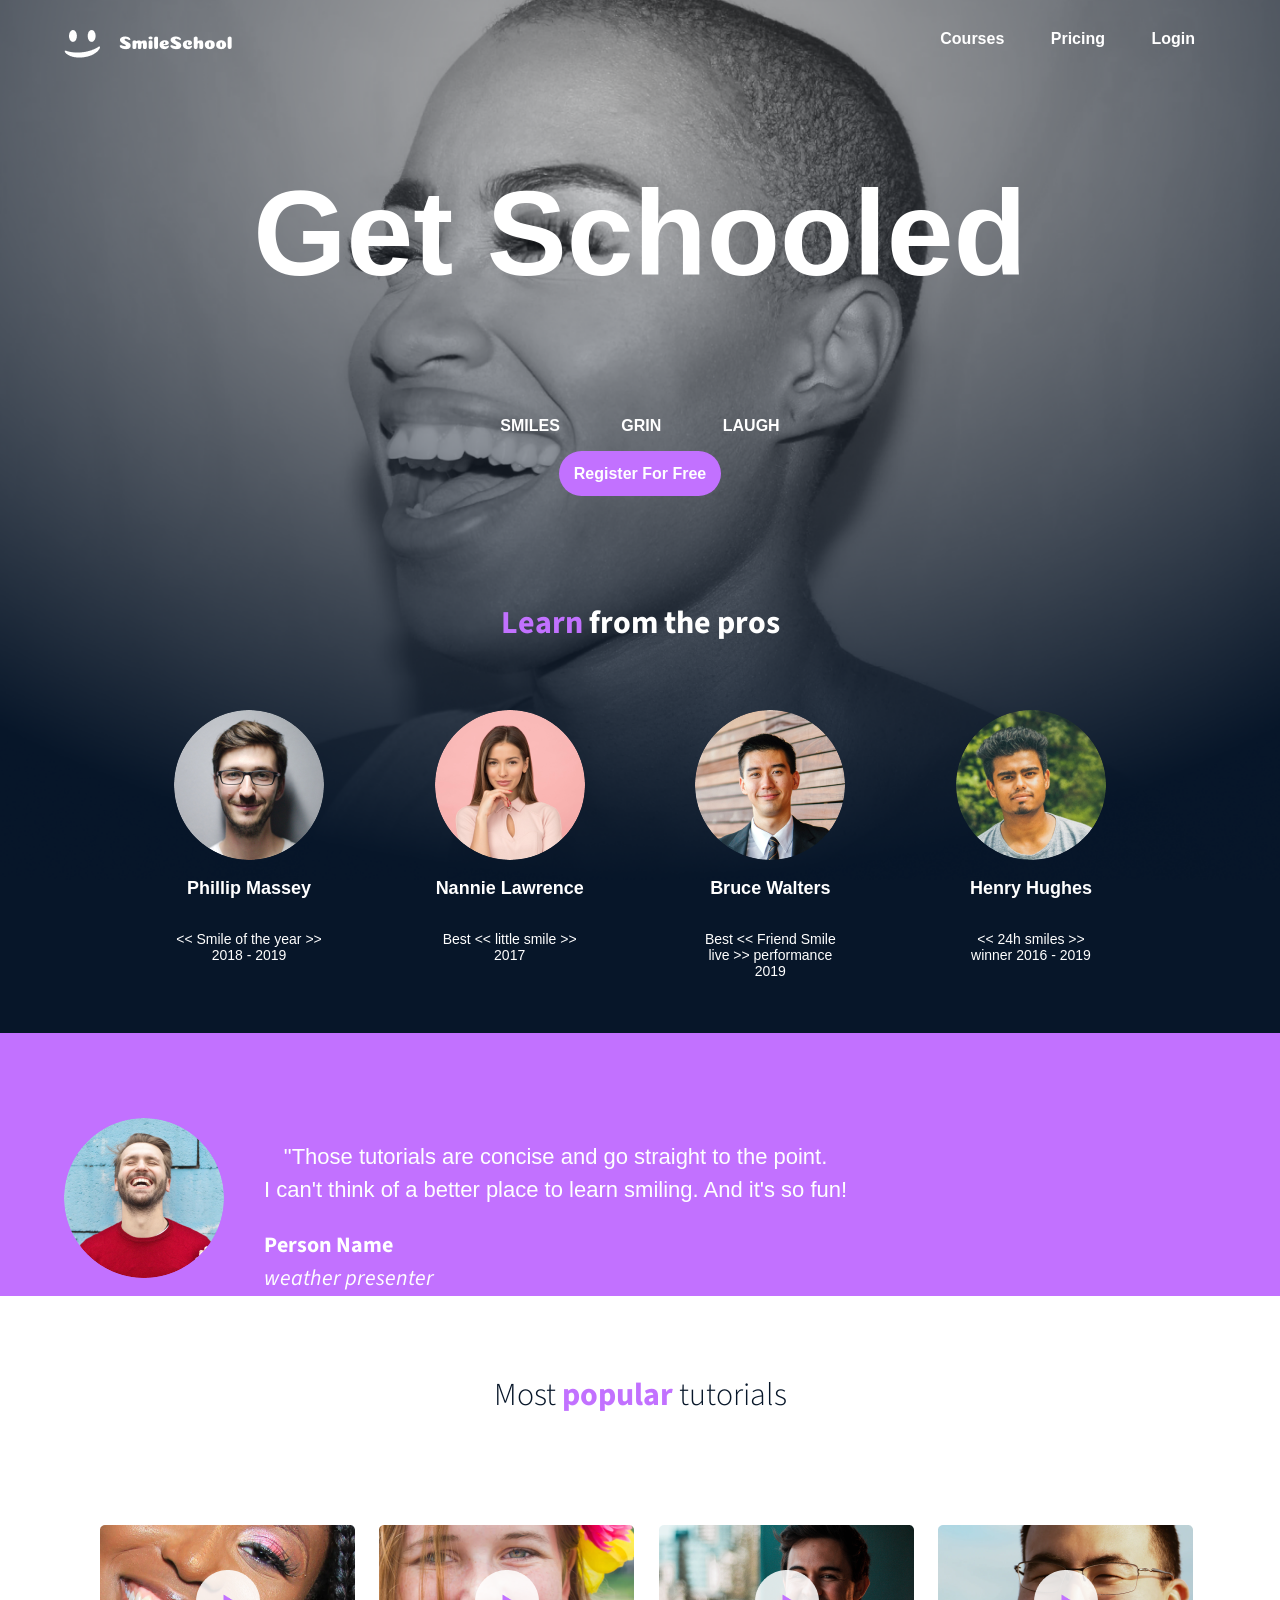
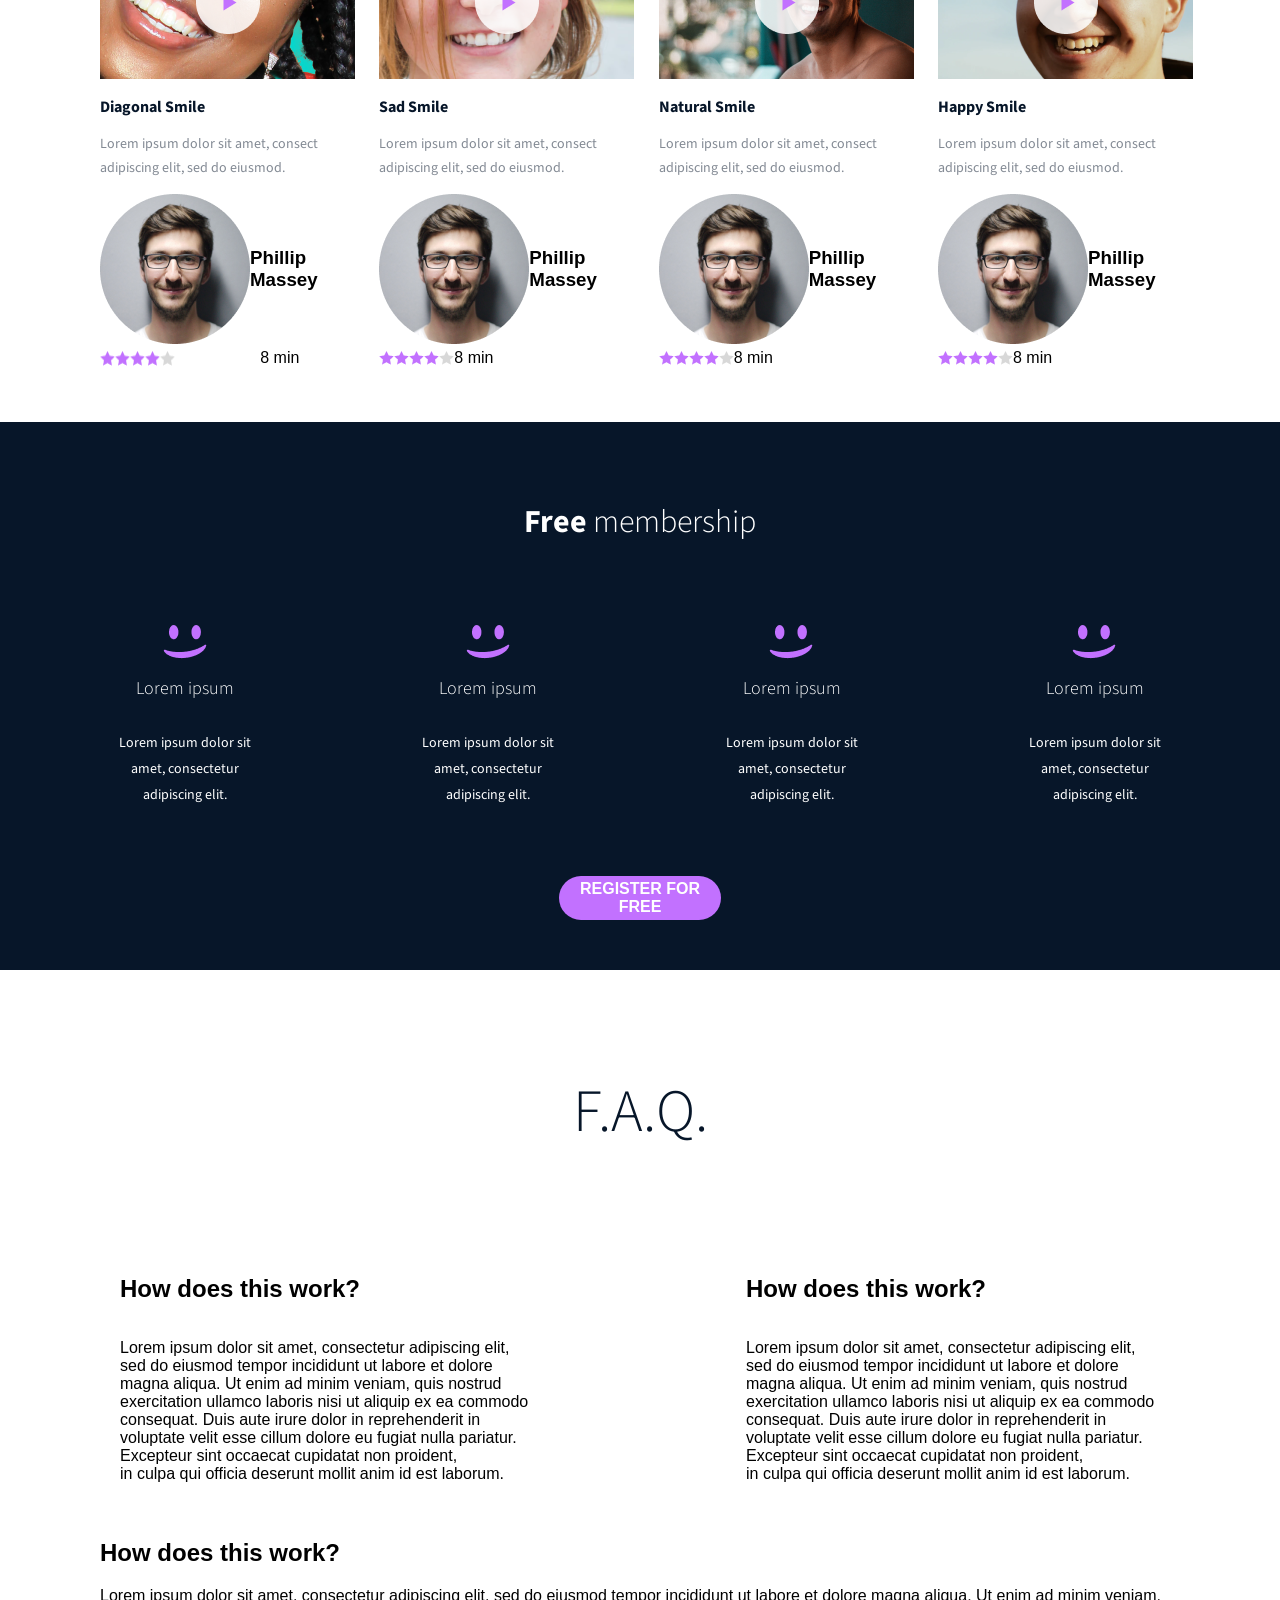
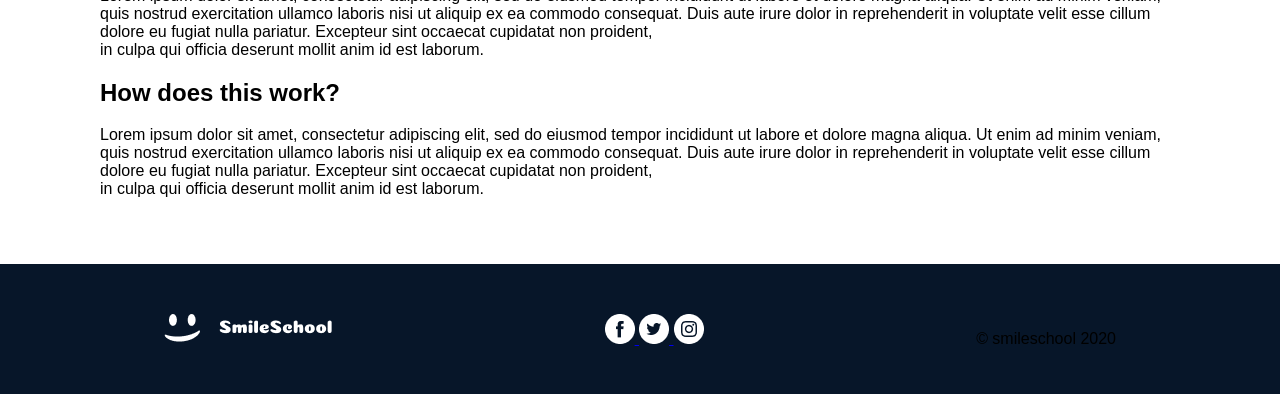
<file: css_advanced/index.html>
<!DOCTYPE html>
<html lang="en-US">
<head>
    <meta charset="UTF-8">
    <meta name="viewport" content="width=device-width, initial-scale=1.0">
    <link href='https://fonts.googleapis.com/css?family=Source+Sans+Pro' rel='stylesheet' type='text/css'>
    <link href="styles.css" rel="stylesheet">
    <title>:: Chidiebere Ekwedike - Figma ::</title>
</head>
<body class="background">
    <!--header and nav-->
    <header>
     <div class="header">
        <div class="div-header">
            <a href="#" target="_blank">
                <img src="images/logo.png" alt="A smiling emoji"></a>
        </div>
        <div class="div-ul">
            <a href="#" target="_blank">Courses</a>
            <a href="#" target="_blank">Pricing</a>
            <a href="#" target="_blank">Login</a>
        </div>
     </div>
    </header>
    <!--main and sections-->
    <main>
    <!--section 1-landing -->
    <section> 
        <div class="landing">
          <h1 class="landing-h1">Get Schooled</h1>
            <p class="landing-p"> 
                <span>SMILES</span>
                <span>GRIN</span>
                <span>LAUGH</span>
            </p>
            <button class="button">Register  For  Free</button>
        </div>
        <div class="pros">
            <h2 class="pros-h2">
                <span class="learn-color">Learn</span> from the pros
            </h2>
         <div class="pro-profiles">
           <div>
            <img src="images/avatar-1.png" alt="Phil">
            <h3>Phillip Massey</h3>
            <p>&lt;&lt; Smile of the year &gt;&gt; 2018 - 2019</p>
         </div>
         <div>
            <img src="images/avatar-2.png" alt="Nannie">
            <h3>Nannie Lawrence</h3>
            <p>Best &lt;&lt; little smile &gt;&gt; 2017</p>
         </div>
         <div>
            <img src="images/avatar-3.png" alt="Bruce">
            <h3>Bruce Walters</h3>
            <p>Best &lt;&lt; Friend Smile live &gt;&gt; performance 2019</p>
         </div>
         <div>
            <img src="images/avatar-4.png" alt="Henry">
            <h3>Henry Hughes</h3>
            <p>&lt;&lt; 24h smiles &gt;&gt; winner 2016 - 2019</p>
         </div>
         </div>
     </div>   
</section>
<!--section 2-quotes-->
<section class="quote-sec">
     <div class="quote-prof">
      <img class="quote-img" src="images/avatar (3).png" alt="avat-3">
        <div class="quote">
         <blockquote>
            "Those tutorials are concise and go straight to the point.<br> I can't think of a better place to learn smiling. And it's so fun!
         </blockquote>
         <p class="persona">Person Name</p>
         <p class="italic">weather presenter</p>
      </div>
     </div>
</section>
<!--section 3-tutorials-->
<section class="tutorials">
    <h1 class="tutorials-h1"> Most <span class="span-t">popular</span> tutorials</h1>
    <div>
         <div class="tutorial-item">
            <img src="images/smile-1.png" alt="video-thumbnail">
            <h2>Diagonal Smile</h2>
            <p>Lorem ipsum dolor sit amet, consect adipiscing elit, sed do eiusmod.</p>
         <div>
            <img src="images/avatar-1.png" alt="Phil">
            <h3>Phillip Massey</h3>
         </div>
         <div class="tutorial-foot">
            <div class="rating">
                    <img src="images/purple-star.png" alt="purple-star">
                    <img src="images/purple-star.png" alt="purple-star">
                    <img src="images/purple-star.png" alt="purple-star">
                    <img src="images/purple-star.png" alt="purple-star">
                    <img src="images/white-star.png" alt="white-star">
            </div>
            </p>8 min</p>
           </div>
         </div>
         <div class="tutorial-item">
           <img src="images/smile-2.png" alt="video-thumbnail">
           <h2>Sad Smile</h2>
           <p>Lorem ipsum dolor sit amet, consect adipiscing elit, sed do eiusmod.</p>
         <div>
            <img src="images/avatar-1.png" alt="Phil">
            <h3>Phillip Massey</h3>
         </div>
         <div>
            <div class="tutorial-foot">
                <img src="images/purple-star.png" alt="purple-star">
                <img src="images/purple-star.png" alt="purple-star">
                <img src="images/purple-star.png" alt="purple-star">
                <img src="images/purple-star.png" alt="purple-star">
                <img src="images/white-star.png" alt="white-star">
            </div>
            </p>8 min</p>
          </div>
        </div>
        <div class="tutorial-item">
            <img src="images/smile-3.png" alt="video-thumbnail">
            <h2>Natural Smile</h2>
            <p>Lorem ipsum dolor sit amet, consect adipiscing elit, sed do eiusmod.</p>
          <div>
            <img src="images/avatar-1.png" alt="Phil">
            <h3>Phillip Massey</h3>
          </div>
          <div>
            <div class="tutorial-foot">
                <img src="images/purple-star.png" alt="purple-star">
                <img src="images/purple-star.png" alt="purple-star">
                <img src="images/purple-star.png" alt="purple-star">
                <img src="images/purple-star.png" alt="purple-star">
                <img src="images/white-star.png" alt="white-star">
            </div>
            </p>8 min</p>
            </div>
        </div>
        <div class="tutorial-item">
            <img src="images/smile-4.png" alt="video-thumbnail">
            <h2>Happy Smile</h2>
            <p>Lorem ipsum dolor sit amet, consect adipiscing elit, sed do eiusmod.</p>
        <div>
            <img src="images/avatar-1.png" alt="Phil">
            <h3>Phillip Massey</h3>
     </div>
     <div>
        <div class="tutorial-foot">
            <img src="images/purple-star.png" alt="purple-star">
            <img src="images/purple-star.png" alt="purple-star">
            <img src="images/purple-star.png" alt="purple-star">
            <img src="images/purple-star.png" alt="purple-star">
            <img src="images/white-star.png" alt="white-star">
        </div>
        </p>8 min</p>
       </div>
      </div>
    </div>
</section>
<!--section 4-videos-->
<section class="membership">
    <h1><b>Free</b>&nbsp;membership</h1>
    <div class="members">
        <div>
            <img src="images/smiley.png" alt="smiley">
            <h2>Lorem ipsum</h2>
            <p>Lorem ipsum dolor sit amet, consectetur adipiscing elit.</p>
        </div>
        <div>
            <img src="images/smiley.png" alt="smiley">
            <h2>Lorem ipsum</h2>
            <p>Lorem ipsum dolor sit amet, consectetur adipiscing elit.</p>
        </div>
        <div>
            <img src="images/smiley.png" alt="smiley">
            <h2>Lorem ipsum</h2>
            <p>Lorem ipsum dolor sit amet, consectetur adipiscing elit.</p>
        </div>
        <div>
            <img src="images/smiley.png" alt="smiley">
            <h2>Lorem ipsum</h2>
            <p>Lorem ipsum dolor sit amet, consectetur adipiscing elit.</p>
        </div>
    </div>
    <button class="btn">REGISTER FOR FREE</button>
</section>
<!--section 5-FAQs-->
<section class="faq">
    <h1>F.A.Q.</h1>
    <div class="questions" >
         <div>

            <h2>How does this work?</h2>
            <p>Lorem ipsum dolor sit amet, consectetur adipiscing elit, sed do eiusmod tempor incididunt ut labore et dolore magna aliqua. Ut enim ad minim veniam, quis nostrud exercitation ullamco laboris nisi ut aliquip ex ea commodo consequat. Duis aute irure dolor in reprehenderit in voluptate velit esse cillum dolore eu fugiat nulla pariatur. Excepteur sint occaecat cupidatat non proident,  
            <br> in culpa qui officia deserunt mollit anim id est laborum.</p>
         </div>
         <div>
            <h2>How does this work?</h2>
            <p>Lorem ipsum dolor sit amet, consectetur adipiscing elit, sed do eiusmod tempor incididunt ut labore et dolore magna aliqua. Ut enim ad minim veniam, quis nostrud exercitation ullamco laboris nisi ut aliquip ex ea commodo consequat. Duis aute irure dolor in reprehenderit in voluptate velit esse cillum dolore eu fugiat nulla pariatur. Excepteur sint occaecat cupidatat non proident,  
            <br> in culpa qui officia deserunt mollit anim id est laborum.</p>
         </div>
      </div>
     <div>
        <div>
            <h2>How does this work?</h2>
            <p>Lorem ipsum dolor sit amet, consectetur adipiscing elit, sed do eiusmod tempor incididunt ut labore et dolore magna aliqua. Ut enim ad minim veniam, quis nostrud exercitation ullamco laboris nisi ut aliquip ex ea commodo consequat. Duis aute irure dolor in reprehenderit in voluptate velit esse cillum dolore eu fugiat nulla pariatur. Excepteur sint occaecat cupidatat non proident,  
            <br> in culpa qui officia deserunt mollit anim id est laborum.</p>
         </div>
         <div>
            <h2>How does this work?</h2>
            <p>Lorem ipsum dolor sit amet, consectetur adipiscing elit, sed do eiusmod tempor incididunt ut labore et dolore magna aliqua. Ut enim ad minim veniam, quis nostrud exercitation ullamco laboris nisi ut aliquip ex ea commodo consequat. Duis aute irure dolor in reprehenderit in voluptate velit esse cillum dolore eu fugiat nulla pariatur. Excepteur sint occaecat cupidatat non proident,  
            <br> in culpa qui officia deserunt mollit anim id est laborum.</p>
         </div>
     </div>
    </div>
</section>
</main>
<!--footer and socials-->
<footer>
    <div class="end">
        <div class="social-icons">
            <img src="images/logo.png" alt="logo">
            <div>
                <a href="#" target="_blank">
                    <img src="images/facebook.png" alt="facebook">
                </a>
                <a href="#" target="_blank">
                    <img src="images/twitter.png" alt="twitter">
                </a>
                <a href="#" target="_blank">
                    <img src="images/insta.png" alt="instagram">
                </a>
            </div>
            <p>&copy;&nbsp;smileschool 2020</p>
        </div>
    </div>
</footer>
</body>
</html>
</file>
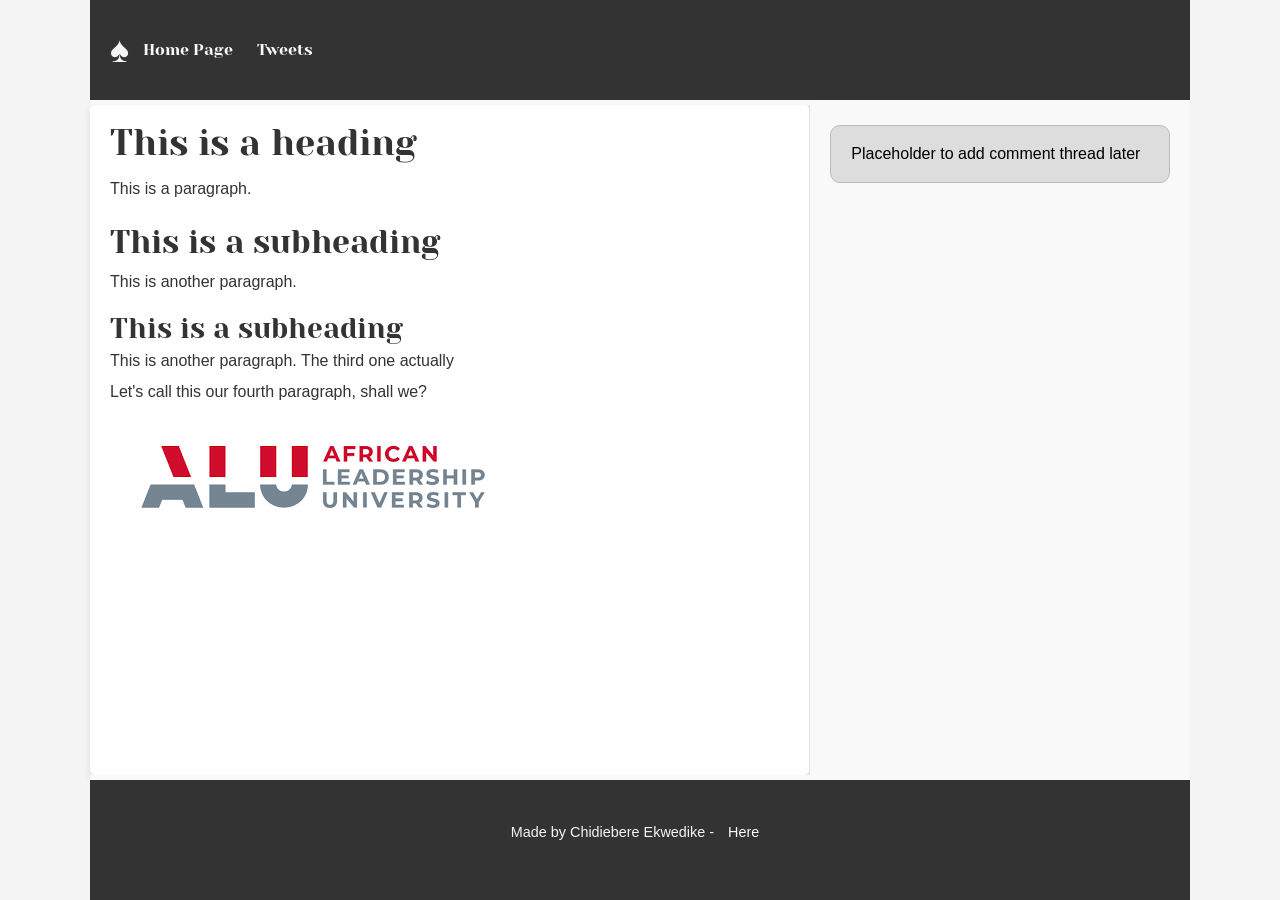
<file: css_basic/index.html>
<!DOCTYPE html>
<html lang="en-GB">
<head>
    <meta name="viewport" content="width=device-width, initial-scale=1.0">
    <meta charset="UTF-8">
    <title>::Home Page::</title>
    <link href="base.css" rel="stylesheet">
    <link href="styles.css" rel="stylesheet">
</head>
<body class="work_on_smartphone">
    <header>
        <ul>
            <li class="logo">&#9824</li>
            <li><a href="index.html">Home Page</a></li>
            <li><a href="tweets.html">Tweets</a></li>
        </ul>
    </header>
    <main>
        <article>
            <h1>This is a heading</h1>
            <p>This is a paragraph.</p>
            <h2>This is a subheading</h2>
            <p>This is another paragraph.</p>
            <h3>This is a subheading</h3>
            <p>This is another  paragraph. The third one actually</p>
            <p>Let's call this our fourth paragraph, shall we?</p>
             <!--clickable image-->
            <a href="https://www.alueducation.com">
                <img src="[data-uri]" alt="ALU Logo">
            </a>
        </article>
        <aside>
            <p>Placeholder to add comment thread later</p>
        </aside>
    </main>
    <footer>
        <p>Made by Chidiebere Ekwedike - <a href="https://www.upwork.com/freelancers/~010cd15bc68db1f36c" target="_blank">Here</a></p>
    </footer>
</body>
</html>
</file>
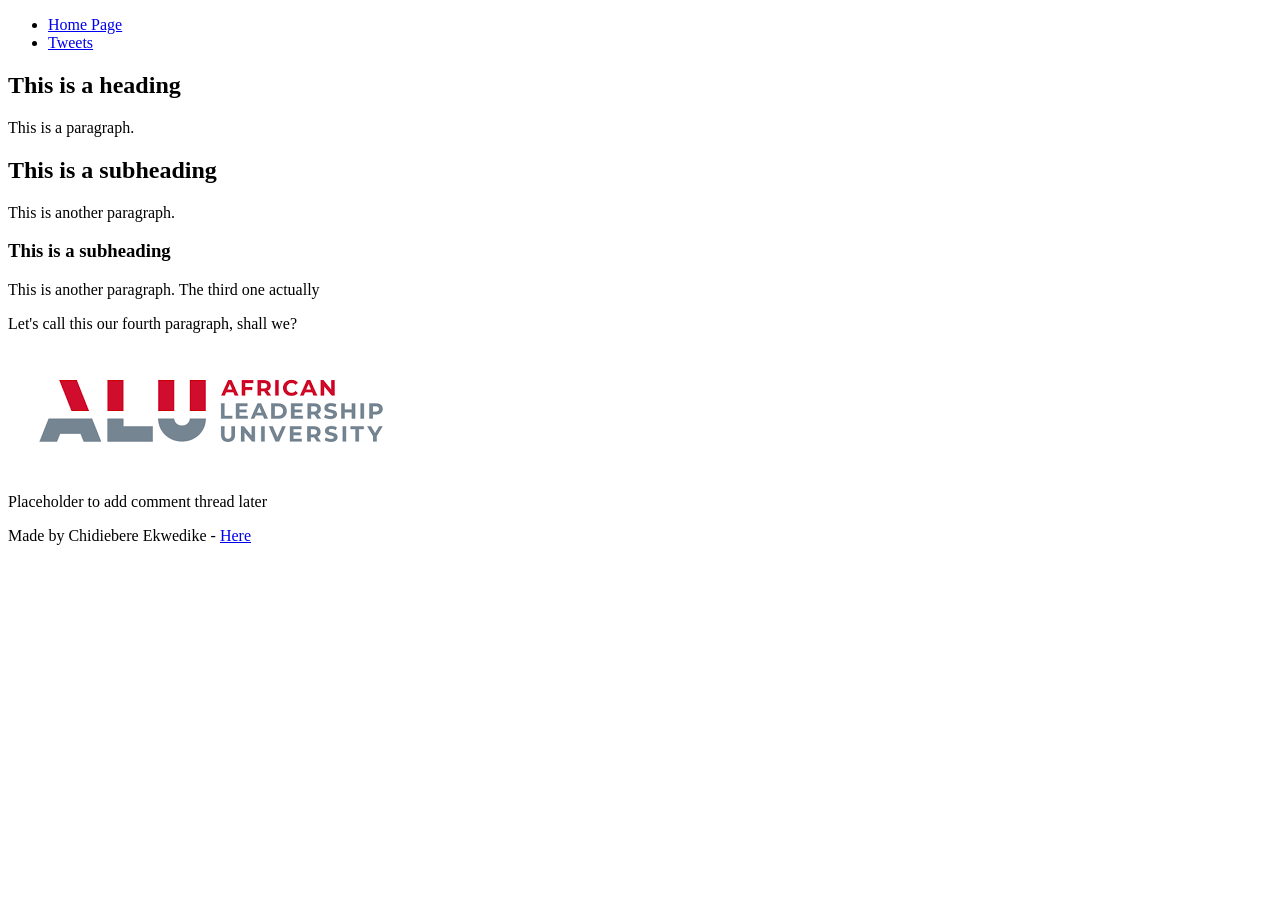
<file: html_basic/index.html>
<!DOCTYPE html>
<html lang="en-GB">
<head>
    <meta name="viewport" content="width=device-width, initial-scale=1.0">
    <meta charset="UTF-8">
    <title>Sample Title</title>
</head>
<body>
    <header>
        <ul>
            <li><a href="index.html">Home Page</a></li>
            <li><a href="tweets.html">Tweets</a></li>
        </ul>
    </header>
    <main>
        <article>
            <h1>This is a heading</h1>
            <p>This is a paragraph.</p>
            <h2>This is a subheading</h2>
            <p>This is another paragraph.</p>
            <h3>This is a subheading</h3>
            <p>This is another  paragraph. The third one actually</p>
            <p>Let's call this our fourth paragraph, shall we?</p>
             <!--clickable image-->
            <a href="https://www.alueducation.com">
                <img src="[data-uri]" alt="ALU Logo">
            </a>
        </article>
        <aside>
            <p>Placeholder to add comment thread later</p>
        </aside>
    </main>
    <footer>
        <p>Made by Chidiebere Ekwedike - <a href="https://www.upwork.com/freelancers/~010cd15bc68db1f36c" target="_blank">Here</a></p>
    </footer>
</body>
</html>
</file>
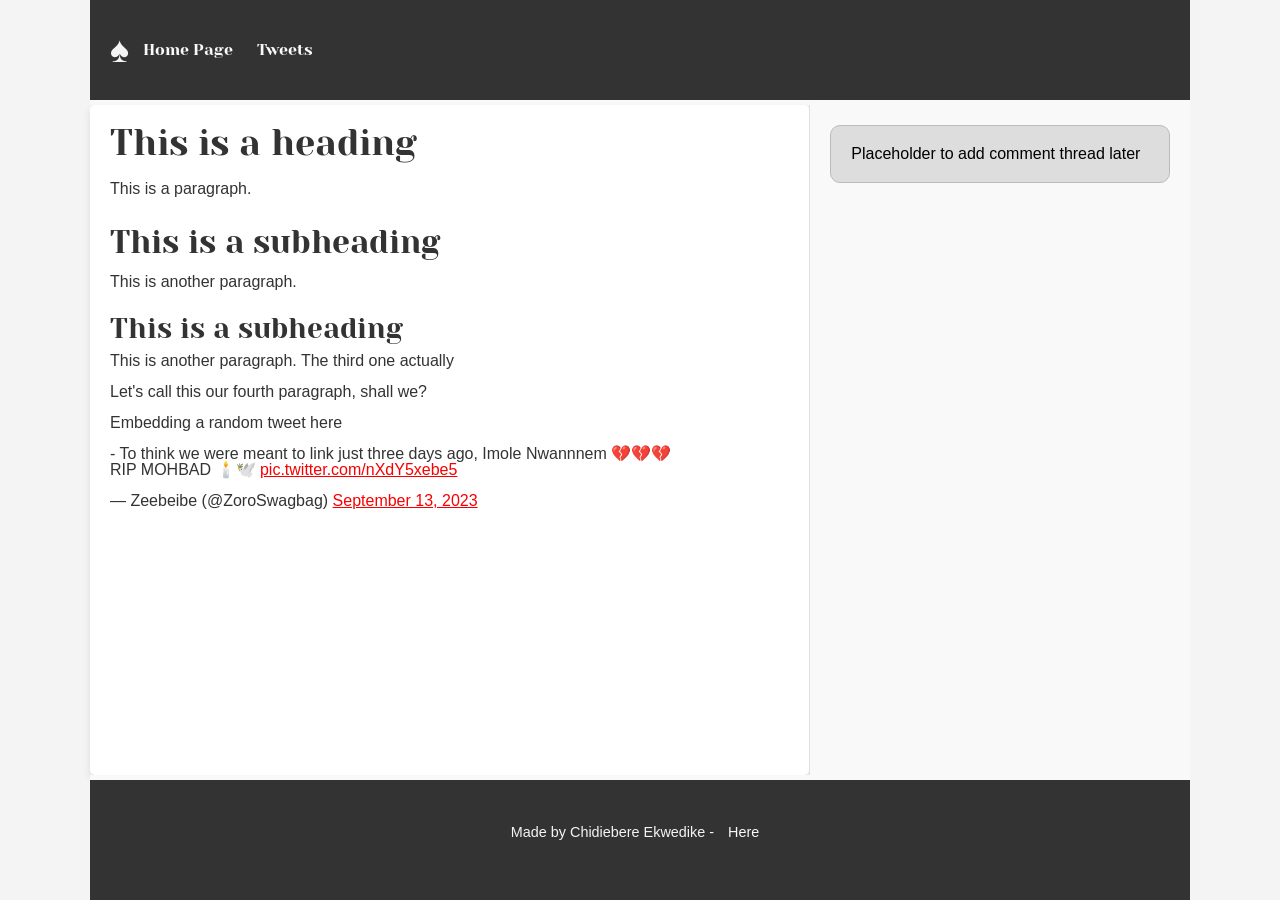
<file: css_basic/tweets.html>
<!DOCTYPE html>
<html lang="en-GB">
<head>
    <meta name="viewport" content="width=device-width, initial-scale=1.0">
    <meta charset="UTF-8">
    <title>::Tweets::</title>
    <link href="base.css" rel="stylesheet">
    <link href="styles.css" rel="stylesheet">
</head>
<body class="work_on_smartphone">
    <header>
        <ul>
            <li class="logo">&#9824</li>
            <li><a href="index.html">Home Page</a></li>
            <li><a href="tweets.html">Tweets</a></li>
        </ul>
    </header>
    <main>
        <article>
            <h1>This is a heading</h1>
            <p>This is a paragraph.</p>
            <h2>This is a subheading</h2>
            <p>This is another paragraph.</p>
            <h3>This is a subheading</h3>
            <p>This is another  paragraph. The third one actually</p>
            <p>Let's call this our fourth paragraph, shall we?</p>
            <p>Embedding a random tweet here</p>
            <blockquote class="twitter-tweet">
                <p lang="en" dir="ltr">- To think we were meant to link just three days ago, Imole Nwannnem 💔💔💔 <br>RIP MOHBAD 🕯️🕊️ 
                    <a href="https://t.co/nXdY5xebe5">pic.twitter.com/nXdY5xebe5</a>
                </p>&mdash; Zeebeibe (@ZoroSwagbag) 
                <a href="https://twitter.com/ZoroSwagbag/status/1701966738231906357?ref_src=twsrc%5Etfw">September 13, 2023</a>
            </blockquote> 
            <script async src="https://platform.twitter.com/widgets.js"></script>
        </article>
        <aside>
            <p>Placeholder to add comment thread later</p>
        </aside>
    </main>
    <footer>
        <p>Made by Chidiebere Ekwedike - <a href="https://www.upwork.com/freelancers/~010cd15bc68db1f36c" target="_blank">Here</a></p>
    </footer>
</body>
</html>
</file>
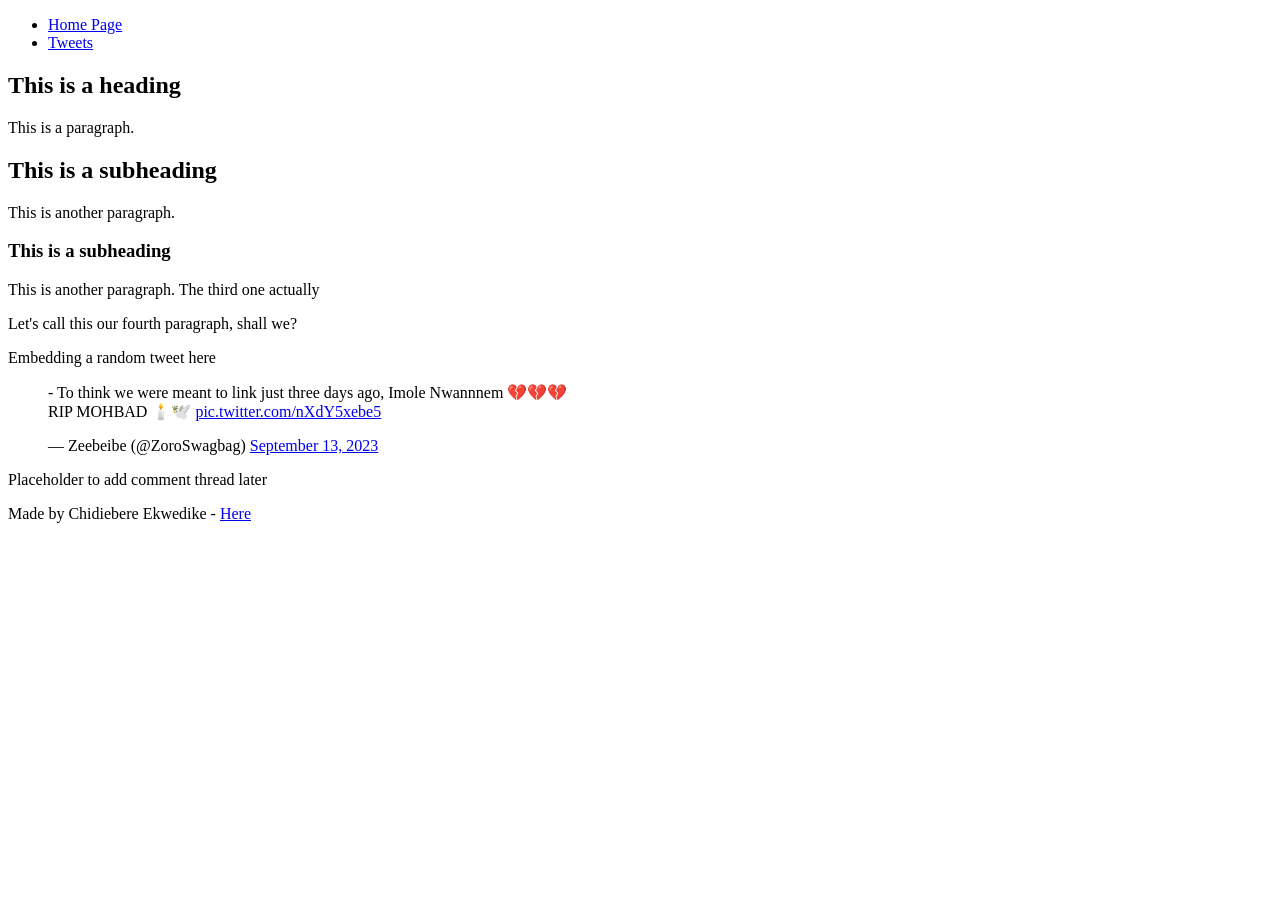
<file: html_basic/tweets.html>
<!DOCTYPE html>
<html lang="en-GB">
<head>
    <meta name="viewport" content="width=device-width, initial-scale=1.0">
    <meta charset="UTF-8">
    <title>Sample Title</title>
</head>
<body>
    <header>
        <ul>
            <li><a href="index.html">Home Page</a></li>
            <li><a href="tweets.html">Tweets</a></li>
        </ul>
    </header>
    <main>
        <article>
            <h1>This is a heading</h1>
            <p>This is a paragraph.</p>
            <h2>This is a subheading</h2>
            <p>This is another paragraph.</p>
            <h3>This is a subheading</h3>
            <p>This is another  paragraph. The third one actually</p>
            <p>Let's call this our fourth paragraph, shall we?</p>
            <p>Embedding a random tweet here</p>
            <blockquote class="twitter-tweet">
                <p lang="en" dir="ltr">- To think we were meant to link just three days ago, Imole Nwannnem 💔💔💔 <br>RIP MOHBAD 🕯️🕊️ 
                    <a href="https://t.co/nXdY5xebe5">pic.twitter.com/nXdY5xebe5</a>
                </p>&mdash; Zeebeibe (@ZoroSwagbag) 
                <a href="https://twitter.com/ZoroSwagbag/status/1701966738231906357?ref_src=twsrc%5Etfw">September 13, 2023</a>
            </blockquote> 
            <script async src="https://platform.twitter.com/widgets.js"></script>
        </article>
        <aside>
            <p>Placeholder to add comment thread later</p>
        </aside>
    </main>
    <footer>
        <p>Made by Chidiebere Ekwedike - <a href="https://www.upwork.com/freelancers/~010cd15bc68db1f36c" target="_blank">Here</a></p>
    </footer>
</body>
</html>
</file>
<file: css_advanced/styles.css>
body {
    margin: 0px;
    padding: 30px 0px 0px 0px;
    font-family: Arial, "source Sans Pro" !important;
    background: radial-gradient(85.9% 85.9% at 50% 14.1%, rgba(41, 48, 61, 0.00) 0%, #071629 100%), #000;
}

header,
footer,
section {
    padding-right: 5%;
    padding-left: 5%;
}

.background {
    position: relative;
    background: url(images/background.png), #071629;
    background-repeat: no-repeat;
    background-size: contain;
    min-height: auto;
}

.header {
    display: flex;
    width: 100%;
    height: 60%;
    display: row;
    justify-content: space-between;
    background: transparent;
}

.div-ul {
    list-style: none;
    border: none;
    display: inline-block;
}

.div-ul>a {
    color: #fff;
    padding: 21px;
    font-size: 16px;
    font-style: normal;
    text-decoration: none;
    line-height: none;
    font-weight: 700;
}

.landing {
    display: flex;
    flex-direction: column;
    align-items: center;
}

.landing-h1 {
    color: #fff;
    text-align: center;
    font-size: 120px;
    font-style: normal;
    font-weight: bold;
    line-height: normal;
}

.landing-p {
    font-size: 16px;
    color: #fff;
    text-align: center;
    line-height: normal;
    font-weight: 700;
    word-spacing: 57px;
    margin-top: 300px 0px;

}

.button {
    width: 162px;
    height: 45px;
    background-color: #C271FF;
    border: none;
    outline: none;
    border-radius: 40px;
    cursor: pointer;
    font-size: 16px;
    color: #fff;
    font-weight: 700;
    text-align: center;


}

/* lern pro section 2*/
.pros {
    display: flex;
    flex-direction: column;
    align-items: center;
    margin-top: 80px;
    color: #fff;
    padding: 0px 100px;
}

.pros-h2 {
    color: #fff;
    font-style: normal;
    font-weight: 700;
    font-size: 32px;
    text-align: center;
    line-height: 40.22px;
    font-family: Source Sans Pro;

}

.learn-color {
    color: #C271FF;
}

.pro-profiles {
    display: flex;
    flex-direction: row;
    justify-content: space-between;
    width: 100%;
    margin: 40px 0px;
}

.pro-profiles>div {
    align-items: center;
    margin-left: 10px;
    margin-right: 10px;
    text-align: center;
    width: 9.375rem;
    align-items: center;
    display: flex;
    flex-direction: column;
}

.pro-profiles>div>img {
    width: 9.375rem;
    border-radius: 50%;
    flex-shrink: 0;
    height: 9.375rem;
}

.pro-profiles>div>h3 {
    font-style: normal;
    font-weight: 700;
    font-size: 1.125rem;
    line-height: normal;
    font-family: Source Sans Pro Arial, Helvetica, sans-serif;
}

.pro-profiles>div>p {
    font-style: normal;
    font-family: Source Sans Pro Arial, Helvetica, sans-serif;
    font-size: 0.875rem;
    font-weight: 400;
    line-height: normal;
}

/*blockquote*/
.quote-sec {
    background-color: #C271FF;
    padding-top: 85px;
}

.quote-prof {

    display: flex;
    flex-direction: row;
    color: #fff;
    flex-shrink: 0;
}

.quote-img {
    width: 160px;
    height: 160px;
    border-radius: 50%;
}

.quote {
    display: flex;
    flex-direction: column;
    align-items: start;
    text-align: center;
    font-family: Source Sans Pro Arial, Helvetica, sans-serif;
    font-weight: 400;
    font-size: 22px;
    line-height: 33.6px;
}

.quote>p {
    margin: 0px 40px;
}

.persona {
    color: #FFF;
    font-family: Source Sans Pro;
    font-size: 1.375rem;
    font-style: normal;
    font-weight: 700;
    line-height: 2.1rem;
    /* 152.727% */
}

.italic {
    color: #FFF;
    font-family: Source Sans Pro;
    font-size: 1.375rem;
    font-style: italic;
    font-weight: 400;
    line-height: 2.1rem;
    /* 152.727% */
}

.tutorials {
    background-color: #fff;
    padding-top: 20px ;
}

/* --------Sub Tutorials*/
.tutorials{
    display: flex;
    flex-direction: column;
    align-items: center;
    color: #000;
    padding: 50px 100px;
}
.span-t {
    color: #C271FF;
    font-family: Source Sans Pro;
    font-size: 2rem;
    font-style: normal;
    font-weight: 700;
    line-height: normal;
}

.tutorials-h1 {
    color: #071629;
    text-align: center;
    font-family: Source Sans Pro;
    font-size: 2rem;
    font-style: normal;
    font-weight: 300;
    line-height: normal;
}
.tutorials>div {
    display: flex;
    flex-wrap: wrap;
    flex-direction: row;
    justify-content: space-between;
    margin-top: 80px;
    width: 100%;
}
.tutorial-item {
    width: 15.125rem;
}
.tutorial-item h2 {
    color: #071629;
    font-family: Source Sans Pro;
    font-size: 1rem;
    font-style: normal;
    font-weight: 700;
    line-height: normal;
}
.tutorial-item div {
    display: flex;
    flex-direction: row;
    align-items: center;
}
.tutorial-item p {
    color: rgba(7, 22, 41, 0.50);
    font-family: Source Sans Pro;
    font-size: 0.875rem;
    font-style: normal;
    font-weight: 400;
    line-height: 1.5rem;
    /* 171.429% */
}

.headshot>img {
    width: 1.875rem;
    height: 1.875rem;
    object-fit: cover;
    border-radius: 50%;
    margin-right: 20px;
}

.headshot>h3 {
    color: #C271FF;
    font-family: Source Sans Pro;
    font-size: 0.875rem;
    font-style: normal;
    font-weight: 600;
    line-height: 1.6875rem;
    /* 192.857% */
}

.rating>img {
    width: 0.9375rem;
    height: 0.9375rem;
    flex-shrink: 0;
}

.tutorial-foot {
    justify-content: space-between;
}
/*-------Memberes*/
.membership {
    display: flex;
    flex-direction: column;
    align-items: center;
    padding: 50px 100px;
    color: #ffffff;
}

.membership>h1 {
    text-align: center;
    font-family: Source Sans Pro;
    font-size: 2rem;
    font-style: normal;
    font-weight: 300;
    line-height: normal;
}

.members {
    display: flex;
    flex-direction: row;
    justify-content: space-between;
    width: 100%;
    margin: 5% 0;
}

.members>div {
    display: flex;
    flex-direction: column;
    align-items: center;
    margin-left: 10px;
    margin-right: 10px;
    width: 9.375rem;
    text-align: center;
}

.members>div>h2 {
    font-family: Source Sans Pro, Arial, Helvetica, sans-serif;
    text-align: center;
    font-family: Source Sans Pro;
    font-size: 1.125rem;
    font-weight: 300;
    line-height: normal;
}

.members>div>p {
    color: #FFF;
    text-align: center;
    font-family: Source Sans Pro, Arial, Helvetica, sans-serif;
    font-size: 0.875rem;
    font-style: normal;
    font-weight: 400;
    line-height: 1.625rem;
}

.btn {
    width: 162px;
    height: 44px;
    border-radius: 25px;
    background-color: #C271FF;
    border: none;
    outline: none;
    cursor: crosshair;
    font-size: 16px;
    color: #fff;
    font-weight: 700;
    text-align: center;
}

/*FAQ*/
.faq {
    background-color: #ffffff;
    padding: 50px 100px;
}

.faq>h1 {
    color: #071629;
    text-align: center;
    font-family: Source Sans Pro;
    font-size: 3.75rem;
    font-style: normal;
    font-weight: 300;
    line-height: normal;
}

.questions {
    display: flex;
    flex-direction: row;
    align-items: center;
    justify-content: space-between;
    flex-wrap: wrap;
    margin-top: 80px;
}

.questions>div {
    display: flex;
    flex-direction: column;
    align-items: start;
    margin: 20px 20px;
    max-width: 25.875rem;

}

.questions>div>div>p {
    color: rgba(7, 22, 41, 0.50);
    font-family: Source Sans Pro;
    font-size: 0.875rem;
    font-style: normal;
    font-weight: 400;
    line-height: 1.5rem;
}

/*footer*/
.end {
    padding: 50px 100px;
    display: flex;
    flex-direction: column;
    align-items: center;
}

.end>div {
    display: flex;
    flex-direction: row;
    justify-content: space-between;
    width: 100%;
}

.end > div > div > a > img {
    width: 1.875rem;
    height: 1.875rem;
    flex-shrink: 0;
}
.social-icons {
    width: 130px;
    height: 30px;
    top: 90px;
    left: 1070px;
    text-decoration: none;
}
.end > p {
    color: #FFF;
    font-family: Source Sans Pro;
    font-size: 0.75rem;
    font-style: normal;
    font-weight: 400;
    line-height: normal;
    width: 130px;
    height: 30px;
    top: 90px;
    left: 1070px;
    text-decoration: none;
}
</file>
<file: css_basic/base.css>
/* Importing webfonts */
/* (If you're learning CSS, you should disregard that) */

@import url(https://fonts.googleapis.com/css?family=Yeseva+One);
@import url(https://fonts.googleapis.com/css?family=Josefin+Sans:400,700,700italic,400italic);


/* CSS reset rules */

html, body {
	height: 100%;
	min-height: 100%;
}
html, body, div, span, applet, object, iframe,
h1, h2, h3, h4, h5, h6, p, blockquote, pre,
a, abbr, acronym, address, big, cite, code,
del, dfn, img, ins, kbd, q, s, samp,
small, strike, sub, sup, tt, var,
b, u, i, center,
dl, dt, dd,
fieldset, form, label, legend,
table, caption, tbody, tfoot, thead, tr, th, td,
article, aside, canvas, details, embed, 
figure, figcaption, footer, header, hgroup, 
menu, nav, output, ruby, section, summary,
time, mark, audio, video {
	margin: 0;
	padding: 0;
	border: 0;
	font-size: 100%;
	font: inherit;
	vertical-align: baseline;
}
/* HTML5 display-role reset for older browsers */
article, aside, details, figcaption, figure, 
footer, header, hgroup, menu, nav, section {
	display: block;
}
body {
	line-height: 1;
}
blockquote, q {
	quotes: none;
}
blockquote:before, blockquote:after,
q:before, q:after {
	content: '';
	content: none;
}
table {
	border-collapse: collapse;
	border-spacing: 0;
}


/* Fonts and colors */

body {
	font-family: 'Josefin Sans', serif;
	color: rgba(0, 0, 0, 0.8);
}
h1, h2, h3, h4, h5, h6, header {
	font-family: 'Yeseva One', sans-serif;
}
header {
	border-bottom: 1px solid rgb(221,221,221);
	transition: border-bottom-color 1s ease;
}
header a {
	color: rgba(0, 0, 0, 0.8);
}
aside {
	background: #FAFAFA;
}
aside p {
	border: 1px solid #bbb;
	background: #ddd;
	color: black;
}
footer a {
	color: rgba(0, 0, 0, 0.8);
}
a {
	color: #F80002;
}


/* Positioning and margins */

@media (min-width: 1100px) {
	body {
		width: 1100px;
		margin: 0 auto;
	}
}

article {
	padding: 50px 15px;
}
article > *:first-child {
	margin-top: 0;
}
aside {
	padding: 50px 15px;
}
header .right {
	float: right;
	margin: 0 10px 15px;
}


/* Header */
header {
	padding: 20px 0;
	height: 80px;
}
header ul {
	list-style: none;
	margin: 0;
	padding: 0;
}
header li {
	display: inline;
	vertical-align:middle;
}
header li:first-child {
	margin: 0;
}
header li a {
	margin: 0 10px;
}
header li.logo {
	font-size: 36px;
}
header a {
	text-decoration: none;
}


/* Aside */

aside p {
	border-radius: 10px;
	padding: 20px 20px;
}


/* Footer */

footer {
	padding: 5px 15px;
	height: 80px;
}


/* Text styles and margins */

p {
	margin-bottom: 15px;
}
h1 {
	font-size: 36px;
	margin: 40px 0 20px;
}
h2 {
	font-size: 32px;
	margin: 30px 0 15px;
}
h3 {
	font-size: 28px;
	margin: 25px 0 10px;
}
h4 {
	font-size: 20px;
	font-weight: bold;
	margin: 20px 0 10px;
}
h5 {
	font-size: 18px;
	font-weight: bold;
	margin: 15px 0 10px;
}
h6 {
	font-weight: bold;
	margin: 5px 0;
}

@media (max-width: 800px) {
  body.works_on_smartphone {
  	display: block;
  }
  body.works_on_smartphone main {
  	display: block;
  }
  header .right {
  	float: none;
  }
}
</file>
<file: css_basic/styles.css>
body, main {
    display: flex;
}
body {
    flex-direction: column;
    background-color: #f4f4f4; /* Added a light background color */
    color: #333; /* Default text color */
    font-family: 'Arial', sans-serif; /* Default font */
}
main {
    flex-direction: row;
    flex: auto;
}
article {
    flex: 2;
    overflow-y: auto;
    background-color: #fff; /* White background for article */
    padding: 20px; /* Added some padding */
    border-radius: 5px; /* Rounded corners */
    box-shadow: 0 4px 8px rgba(0, 0, 0, 0.1); /* A subtle shadow */
}
aside {
    flex: 1;
    overflow-y: auto;
    background-color: #f9f9f9;
    padding: 20px;
    border-left: 1px solid #e0e0e0;
}
footer {
    background-color: #333; /* Dark background for contrast */
    color: #f4f4f4; /* Light text color for visibility against dark background */
    padding: 20px 0; /* Vertical padding */
    text-align: center; /* Center the content */
    font-size: 0.9em; /* Slightly smaller font size */
    border-top: 5px solid #f9f9f9; /* Light border at the top for some separation */
    display: flex; /* Using flexbox for alignment */
    justify-content: center; /* Centering content horizontally */
    align-items: center; /* Centering content vertically */
}

footer a {
    color: #f9f9f9;
    text-decoration: none;
    margin: 0 10px;
    transition: color 0.3s;
}

footer a:hover {
    color: #ff4500;
}
header {
    background-color: #333;
    color: #f4f4f4; 
    padding: 10px 20px;
    display: flex; 
    justify-content: space-between; 
    align-items: center;
    border-bottom: 5px solid #f9f9f9;
}

header .logo {
    font-size: 2em;
    margin-right: 20px;
}
header a {
    color: #f9f9f9;
    text-decoration: none; 
    transition: color 0.3s;
}

header a:hover {
    color: #ff4500;
}
</file>
